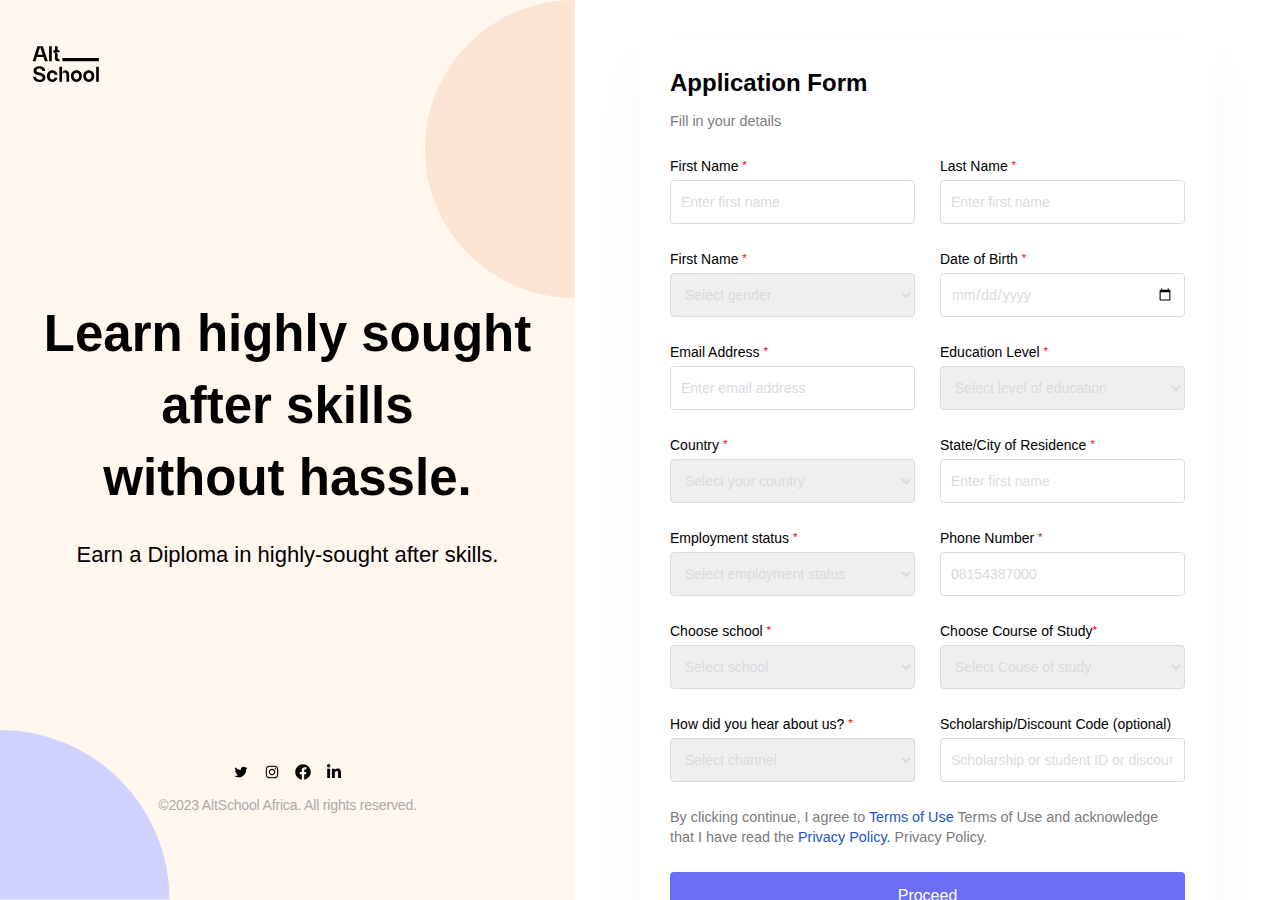
<file: assignmentone.html>
<!DOCTYPE html>
<html lang="en">
  <head>
    <meta charset="UTF-8" />
    <meta name="viewport" content="width=device-width, initial-scale=1.0" />
    <title>Assignment Three</title>
    <link rel="stylesheet" href="styles/assingmentone.css" />
  </head>
  <body>
    <main>
      <div class="main-container">
        <div class="left-wrapper">
          <a class="logo" href="assignmentone.html">
            <img src="assets/assignmentone/logo.svg" alt="" />
          </a>
          <div class="left-content">
            <h1>
              Learn highly sought <br />
              after skills <br />
              without hassle.
            </h1>
            <p>Earn a Diploma in highly-sought after skills.</p>
          </div>
          <div class="left-wrapper-footer">
            <div class="social">
              <a href="#">
                <img
                  src="assets/assignmentone/twitter.svg"
                  alt="twitter logo"
                />
              </a>
              <a href="#">
                <img
                  src="assets/assignmentone/instagram.svg"
                  alt="twitter logo"
                />
              </a>
              <a href="#">
                <img
                  src="assets/assignmentone/facebook.svg"
                  alt="twitter logo"
                />
              </a>
              <a href="#">
                <img
                  src="assets/assignmentone/linkedin.svg"
                  alt="twitter logo"
                />
              </a>
            </div>
            <p>©2023 AltSchool Africa. All rights reserved.</p>
          </div>
          <div class="right-cirle">
            <svg
              width="150"
              height="298"
              fill="none"
              xmlns="http://www.w3.org/2000/svg"
            >
              <path
                d="M149.5 0C109.85 0 71.824 15.698 43.787 43.641 15.751 71.584 0 109.483 0 149c0 39.517 15.75 77.416 43.788 105.359C71.823 282.302 109.85 298 149.5 298V0Z"
                fill="#FBE4D1"
              ></path>
            </svg>
          </div>
          <div class="left-cirle">
            <svg
              class="style_leftEllipseImg__XT7Xg"
              width="170"
              height="170"
              fill="none"
              xmlns="http://www.w3.org/2000/svg"
            >
              <path
                fill-rule="evenodd"
                clip-rule="evenodd"
                d="M119.855 49.645A169.502 169.502 0 0 1 169.5 169.5H0V0a169.502 169.502 0 0 1 119.855 49.645Z"
                fill="#CFD1FF"
              ></path>
            </svg>
          </div>
        </div>
        <div class="right-wrapper">
          <div class="form-wrapper">
            <a class="logo" href="assignmentone.html">
              <img src="assets/assignmentone/logo.svg" alt="" />
            </a>

            <h2>Application Form</h2>
            <p>Fill in your details</p>

            <form>
              <div class="form-control">
                <label for="first_name">First Name <sup>*</sup></label>
                <input type="text" placeholder="Enter first name" />
              </div>
              <div class="form-control">
                <label for="lasst_name">Last Name <sup>*</sup></label>
                <input type="text" placeholder="Enter first name" />
              </div>
              <div class="form-control">
                <label for="first_name">First Name <sup>*</sup></label>
                <select>
                  <option selected disabled value="">Select gender</option>
                </select>
              </div>
              <div class="form-control">
                <label for="dob">Date of Birth <sup>*</sup></label>
                <input id="bob" type="date" placeholder="Enter first name" />
              </div>
              <div class="form-control">
                <label for="email">Email Address <sup>*</sup></label>
                <input
                  id="email"
                  type="email"
                  placeholder="Enter email address"
                />
              </div>
              <div class="form-control">
                <label for="education">Education Level <sup>*</sup></label>
                <select>
                  <option disabled selected value="">
                    Select level of education
                  </option>
                </select>
              </div>
              <div class="form-control">
                <label for="education">Country <sup>*</sup></label>
                <select>
                  <option selected disabled value="Select gender">
                    Select your country
                  </option>
                </select>
              </div>
              <div class="form-control">
                <label for="city">State/City of Residence <sup>*</sup></label>
                <input type="text" placeholder="Enter first name" />
              </div>
              <div class="form-control">
                <label for="employment">Employment status <sup>*</sup></label>
                <select>
                  <option disabled selected value="">
                    Select employment status
                  </option>
                </select>
              </div>
              <div class="form-control">
                <label for="email">Phone Number <sup>*</sup></label>
                <input id="email" type="email" placeholder="08154387000" />
              </div>
              <div class="form-control">
                <label for="education">Choose school <sup>*</sup></label>
                <select>
                  <option disabled selected value="">Select school</option>
                </select>
              </div>
              <div class="form-control">
                <label for="education"
                  >Choose Course of Study<sup>*</sup></label
                >
                <select>
                  <option value="Course">Select Couse of study</option>
                </select>
              </div>
              <div class="form-control">
                <label for="about-us"
                  >How did you hear about us? <sup>*</sup></label
                >
                <select id="about-us">
                  <option value="" disabled selected>Select channel</option>
                </select>
              </div>
              <div class="form-control">
                <label for="discount-code"
                  >Scholarship/Discount Code (optional)</label
                >
                <input
                  id="discount-code"
                  type="text"
                  placeholder="Scholarship or student ID or discount code"
                />
              </div>
              <div class="proceed-btn-wrapper">
                <p>
                  By clicking continue, I agree to
                  <span> Terms of Use </span> Terms of Use and acknowledge that
                  I have read the <span> Privacy Policy. </span> Privacy Policy.
                </p>
                <button class="proceed-btn" type="submit">Proceed</button>
                <p>Already have an account? <a href="#"> Sign In </a></p>
              </div>
            </form>
          </div>
        </div>
      </div>
    </main>
  </body>
</html>
</file>
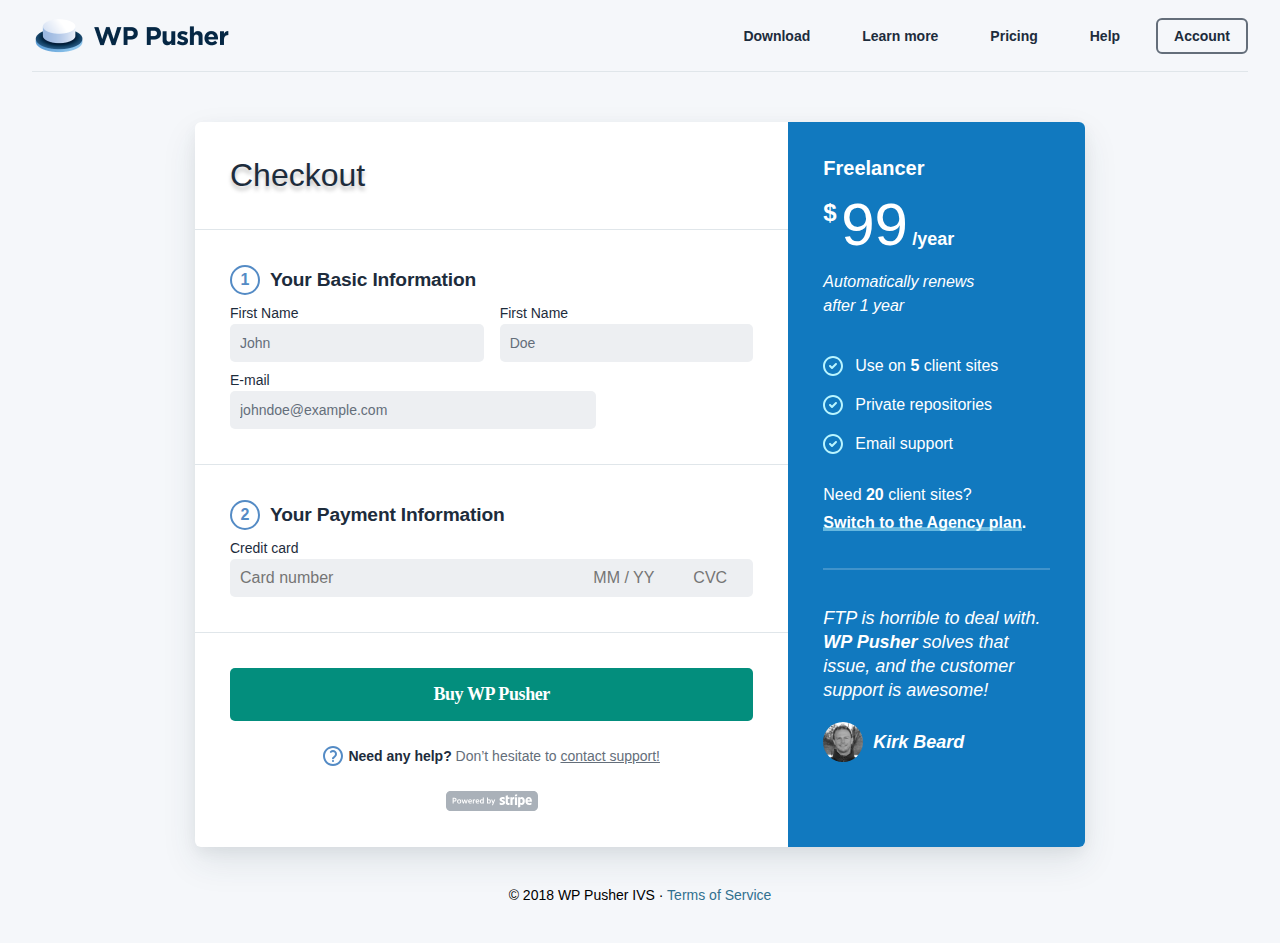
<file: assignmentthree.html>
<!DOCTYPE html>
<html lang="en">
  <head>
    <meta charset="UTF-8" />
    <meta name="viewport" content="width=device-width, initial-scale=1.0" />
    <title>Assignment Three</title>
    <link rel="stylesheet" href="styles/assingmentthree.css" />
    <link href="https://fonts.cdnfonts.com/css/lato" rel="stylesheet" />
  </head>
  <body>
    <header>
      <div class="header-wrapper">
        <a href="assignmentthree.html">
          <img src="assets/assignmentthree/logo.png" alt="logo" />
        </a>
        <nav class="navbar">
          <ul class="nav-list">
            <li class="nav-item"><a href="#">Download </a></li>
            <li class="nav-item"><a href="#">Learn more</a></li>
            <li class="nav-item"><a href="#">Pricing</a></li>
            <li class="nav-item"><a href="#">Help </a></li>
            <li class="nav-item"><a href="#">Account</a></li>
          </ul>
        </nav>
      </div>
    </header>
    <main>
      <div class="main-container">
        <div class="left-wrapper">
          <div class="left-header">
            <h2>Checkout</h2>
          </div>
          <div>
            <form action="">
              <div class="basic-information">
                <div class="form-header">
                  <div>1</div>
                  <h3>Your Basic Information</h3>
                </div>
                <div class="form-row">
                  <div class="form-control">
                    <label for="first_name">First Name</label>
                    <input
                      placeholder="John"
                      type="text"
                      name="first_name"
                      id="first_name"
                    />
                  </div>
                  <div class="form-control">
                    <label for="first_name">First Name</label>
                    <input
                      placeholder="Doe"
                      type="text"
                      name="last_name"
                      id="last_name"
                    />
                  </div>
                </div>
                <div class="form-control">
                  <label for="email">E-mail</label>
                  <input
                    placeholder="johndoe@example.com"
                    type="email"
                    name="email"
                    id="email"
                  />
                </div>
              </div>
              <div class="payment-information">
                <div class="form-header">
                  <div>2</div>
                  <h3>Your Payment Information</h3>
                </div>

                <label for="card-number">Credit card</label>
                <div class="payment-form-row">
                  <input
                    placeholder="Card number"
                    type="number"
                    name="card-number"
                    id="card-number"
                  />

                  <input placeholder="MM / YY" type="number" name="exp" />

                  <input placeholder="CVC" type="number" name="cvv" />
                </div>
              </div>
              <div class="form-footer">
                <button>Buy WP Pusher</button>
                <div class="form-footer-wrapper">
                  <div>
                    <svg
                      xmlns="http://www.w3.org/2000/svg"
                      width="20"
                      height="20"
                      viewBox="0 0 20 20"
                      fill="none"
                    >
                      <path
                        fill-rule="evenodd"
                        clip-rule="evenodd"
                        d="M0 10C0 15.5228 4.47715 20 10 20C15.5228 20 20 15.5228 20 10C20 4.47715 15.5228 0 10 0C4.47715 0 0 4.47715 0 10ZM18 10C18 14.4183 14.4183 18 10 18C5.58172 18 2 14.4183 2 10C2 5.58172 5.58172 2 10 2C14.4183 2 18 5.58172 18 10ZM11.4142 6.58579C12.1953 7.36683 12.1953 8.63317 11.4142 9.41421L9.29333 11.5325C8.90257 11.9227 8.90217 12.5559 9.29245 12.9467C9.68273 13.3374 10.3159 13.3378 10.7067 12.9475L12.828 10.8289C14.3905 9.26633 14.3905 6.73367 12.8284 5.17157C11.2663 3.60948 8.73367 3.60948 7.17157 5.17157C6.78105 5.5621 6.78105 6.19526 7.17157 6.58579C7.5621 6.97631 8.19526 6.97631 8.58579 6.58579C9.36683 5.80474 10.6332 5.80474 11.4142 6.58579ZM10 16C10.5523 16 11 15.5523 11 15C11 14.4477 10.5523 14 10 14C9.44771 14 9 14.4477 9 15C9 15.5523 9.44771 16 10 16Z"
                        fill="#548BC5"
                      />
                    </svg>
                    <p>
                      <span> Need any help? </span> Don’t hesitate to
                      <a href="#"> contact support! </a>
                    </p>
                  </div>
                  <svg
                    xmlns="http://www.w3.org/2000/svg"
                    width="92"
                    height="21"
                    viewBox="0 0 92 21"
                    fill="none"
                  >
                    <path
                      opacity="0.502"
                      fill-rule="evenodd"
                      clip-rule="evenodd"
                      d="M87.3613 20.1008H4.63866C2.07657 20.1008 0 18.0243 0 15.4622V4.63866C0 2.07657 2.07657 0 4.63866 0H87.3613C89.9234 0 92 2.07657 92 4.63866V15.4622C92 18.0243 89.9234 20.1008 87.3613 20.1008ZM8.60316 6.87449H6.62632V12.4726H7.6677V10.4625H8.60316C9.74272 10.4625 10.556 9.73035 10.556 8.67274C10.556 7.61513 9.74272 6.87449 8.60316 6.87449ZM13.1761 8.30706C11.9476 8.30706 11.0771 9.18531 11.0771 10.4385C11.0771 11.6832 11.9476 12.57 13.1761 12.57C14.4046 12.57 15.2674 11.6832 15.2674 10.4385C15.2674 9.18531 14.4046 8.30706 13.1761 8.30706ZM20.8245 8.40447L20.0027 11.1707L19.1808 8.40447H18.2376L17.4158 11.1707L16.594 8.40447H15.5526L16.952 12.4726H17.8874L18.7092 9.70639L19.5396 12.4726H20.475L21.8658 8.40447H20.8245ZM24.1612 8.30706C22.9977 8.30706 22.1519 9.17758 22.1519 10.4061C22.1519 11.6747 23.0139 12.57 24.2424 12.57C24.6977 12.57 25.1616 12.4641 25.6255 12.253V11.3817C25.2026 11.626 24.7874 11.7644 24.4132 11.7644C23.7298 11.7644 23.242 11.3415 23.1763 10.723H25.9347C25.951 10.5846 25.951 10.4548 25.951 10.3403C25.951 9.14511 25.2266 8.30706 24.1612 8.30706ZM29.1648 8.34726C29.0511 8.31479 28.9375 8.30706 28.8231 8.30706C28.4736 8.30706 28.1157 8.48565 27.8227 8.81113V8.40447H26.7813V12.4726H27.8227V9.75509C28.0909 9.41338 28.4574 9.22629 28.7991 9.22629C28.9212 9.22629 29.0511 9.24252 29.1648 9.27499V8.34726ZM31.549 8.30706C30.3855 8.30706 29.5397 9.17758 29.5397 10.4061C29.5397 11.6747 30.4025 12.57 31.631 12.57C32.0864 12.57 32.5502 12.4641 33.0141 12.253V11.3817C32.5904 11.626 32.176 11.7644 31.8011 11.7644C31.1184 11.7644 30.6298 11.3415 30.5649 10.723H33.3226C33.3388 10.5846 33.3388 10.4548 33.3388 10.3403C33.3388 9.14511 32.6152 8.30706 31.549 8.30706ZM37.8143 6.62245H36.7644V8.68124C36.4475 8.43694 36.0895 8.30706 35.7316 8.30706C34.6492 8.30706 33.8931 9.18531 33.8931 10.4385C33.8931 11.691 34.6492 12.57 35.7316 12.57C36.0895 12.57 36.4475 12.4401 36.7644 12.1873V12.4726H37.8143V6.62245ZM43.0545 8.30706C42.705 8.30706 42.3471 8.43694 42.0216 8.68124V6.62245H40.9802V12.4726H42.0216V12.1873C42.3471 12.4401 42.705 12.57 43.0545 12.57C44.1445 12.57 44.8929 11.691 44.8929 10.4385C44.8929 9.18531 44.1445 8.30706 43.0545 8.30706ZM48.1724 8.40447L47.1883 11.0732L46.2118 8.40447H45.1457L46.6997 12.3257L45.9188 14.2538H46.9277L49.2386 8.40447H48.1724ZM56.5212 7.95375C57.1884 7.95375 58.0365 8.15785 58.7045 8.51889V6.45082C57.977 6.16091 57.2503 6.04958 56.5228 6.04958C54.7423 6.04958 53.5556 6.97963 53.5556 8.53358C53.5556 10.9635 56.8923 10.5692 56.8923 11.6167C56.8923 12.0226 56.5398 12.1541 56.0504 12.1541C55.3229 12.1541 54.3844 11.8533 53.6476 11.4528V13.5487C54.464 13.8997 55.2912 14.0466 56.0481 14.0466C57.8734 14.0466 59.1313 13.1452 59.1313 11.5649C59.1313 8.94719 55.7752 9.41724 55.7752 8.42921C55.7752 8.08672 56.0612 7.95375 56.5212 7.95375ZM63.5341 6.1957H61.8673L61.8657 4.28921L59.7227 4.74534L59.7126 11.7876C59.7126 13.0872 60.6906 14.0466 61.9933 14.0466C62.7108 14.0466 63.2411 13.9167 63.5333 13.7559V11.9693C63.2527 12.0814 61.8673 12.4842 61.8673 11.1908V8.0674H63.5341V6.1957ZM68.2462 6.19647C67.954 6.09133 66.9281 5.8996 66.4139 6.84434L66.2763 6.1957H64.3783V13.8897H66.5724V8.67351C67.0912 7.9924 67.9671 8.12383 68.2462 8.21429V6.19647ZM71.1253 3.27025L68.9219 3.73876V5.52696L71.1253 5.05845V3.27025ZM71.1253 6.1957H68.9219V13.8897H71.1253V6.1957ZM75.8613 6.04958C75.0009 6.04958 74.445 6.45469 74.142 6.73765L74.0275 6.1957H72.0948L72.0955 16.4425L74.2904 15.9755L74.295 13.4915C74.6105 13.7227 75.0797 14.0466 75.8482 14.0466C77.4184 14.0466 78.8548 12.7834 78.8548 9.99398C78.8548 7.43808 77.4029 6.04958 75.8613 6.04958ZM82.7606 6.04958C80.6724 6.04958 79.4014 7.82464 79.4014 10.0605C79.4014 12.7076 80.8997 14.0466 83.0381 14.0466C84.0872 14.0466 84.875 13.8085 85.4711 13.4776V11.7095C84.8727 12.011 84.1862 12.195 83.3149 12.195C82.4591 12.195 81.7053 11.892 81.6071 10.863H85.9048C85.9149 10.7447 85.9342 10.2847 85.9342 10.0721C85.9342 7.82386 84.8456 6.04958 82.7606 6.04958ZM82.7467 7.83933C83.2855 7.83933 83.8576 8.25449 83.8576 9.24252H81.5878C81.5878 8.25371 82.1977 7.83933 82.7467 7.83933ZM75.3364 12.1077C74.8215 12.1077 74.5146 11.9221 74.3012 11.691L74.2881 8.42921C74.5169 8.17795 74.8331 7.99395 75.3364 7.99395C76.1397 7.99395 76.6924 8.89385 76.6924 10.0419C76.6924 11.224 76.1482 12.1077 75.3364 12.1077ZM42.8349 11.6747C42.5504 11.6747 42.2651 11.5526 42.0216 11.309V9.568C42.2651 9.3237 42.5504 9.20155 42.8349 9.20155C43.4209 9.20155 43.8276 9.70639 43.8276 10.4385C43.8276 11.1707 43.4209 11.6747 42.8349 11.6747ZM35.9596 11.6747C35.3651 11.6747 34.9585 11.1707 34.9585 10.4385C34.9585 9.70639 35.3651 9.20155 35.9596 9.20155C36.2441 9.20155 36.5286 9.3237 36.7644 9.568V11.309C36.5286 11.5526 36.2441 11.6747 35.9596 11.6747ZM31.5088 9.11187C31.9719 9.11187 32.3059 9.49456 32.3384 10.0481H30.5649C30.6136 9.48682 31.004 9.11187 31.5088 9.11187ZM24.1202 9.11187C24.5841 9.11187 24.9181 9.49456 24.9506 10.0481H23.1763C23.2257 9.48682 23.6162 9.11187 24.1202 9.11187ZM13.1761 11.6995C12.5661 11.6995 12.1432 11.1869 12.1432 10.4385C12.1432 9.69015 12.5661 9.17758 13.1761 9.17758C13.7784 9.17758 14.2012 9.69015 14.2012 10.4385C14.2012 11.1869 13.7784 11.6995 13.1761 11.6995ZM8.45704 9.61671H7.6677V7.72104H8.45704C9.05929 7.72104 9.48218 8.10373 9.48218 8.67274C9.48218 9.23402 9.05929 9.61671 8.45704 9.61671Z"
                      fill="#566473"
                    />
                  </svg>
                </div>
              </div>
            </form>
          </div>
        </div>
        <div class="right-wrapper">
          <h3>Freelancer</h3>
          <div class="pricing">
            <sup>$</sup>
            <span>99</span>
            <sub>/year</sub>
            <p>
              <i
                >Automatically renews <br />
                after 1 year</i
              >
            </p>
          </div>
          <div class="pricing-benefit">
            <ul>
              <li>
                <svg
                  xmlns="http://www.w3.org/2000/svg"
                  width="20"
                  height="20"
                  viewBox="0 0 20 20"
                  fill="none"
                >
                  <path
                    fill-rule="evenodd"
                    clip-rule="evenodd"
                    d="M10 20C4.47715 20 0 15.5228 0 10C0 4.47715 4.47715 0 10 0C15.5228 0 20 4.47715 20 10C20 15.5228 15.5228 20 10 20ZM10 18C14.4183 18 18 14.4183 18 10C18 5.58172 14.4183 2 10 2C5.58172 2 2 5.58172 2 10C2 14.4183 5.58172 18 10 18ZM6.29289 9.29289C6.68342 8.90237 7.31658 8.90237 7.70711 9.29289L9 10.5858L12.2929 7.29289C12.6834 6.90237 13.3166 6.90237 13.7071 7.29289C14.0976 7.68342 14.0976 8.31658 13.7071 8.70711L9.70711 12.7071C9.31658 13.0976 8.68342 13.0976 8.29289 12.7071L6.29289 10.7071C5.90237 10.3166 5.90237 9.68342 6.29289 9.29289Z"
                    fill="#B9F5FF"
                  />
                </svg>
                <p>
                  Use on <span> 5 </span>
                  client sites
                </p>
              </li>
              <li>
                <svg
                  xmlns="http://www.w3.org/2000/svg"
                  width="20"
                  height="20"
                  viewBox="0 0 20 20"
                  fill="none"
                >
                  <path
                    fill-rule="evenodd"
                    clip-rule="evenodd"
                    d="M10 20C4.47715 20 0 15.5228 0 10C0 4.47715 4.47715 0 10 0C15.5228 0 20 4.47715 20 10C20 15.5228 15.5228 20 10 20ZM10 18C14.4183 18 18 14.4183 18 10C18 5.58172 14.4183 2 10 2C5.58172 2 2 5.58172 2 10C2 14.4183 5.58172 18 10 18ZM6.29289 9.29289C6.68342 8.90237 7.31658 8.90237 7.70711 9.29289L9 10.5858L12.2929 7.29289C12.6834 6.90237 13.3166 6.90237 13.7071 7.29289C14.0976 7.68342 14.0976 8.31658 13.7071 8.70711L9.70711 12.7071C9.31658 13.0976 8.68342 13.0976 8.29289 12.7071L6.29289 10.7071C5.90237 10.3166 5.90237 9.68342 6.29289 9.29289Z"
                    fill="#B9F5FF"
                  />
                </svg>
                Private repositories
              </li>
              <li>
                <svg
                  xmlns="http://www.w3.org/2000/svg"
                  width="20"
                  height="20"
                  viewBox="0 0 20 20"
                  fill="none"
                >
                  <path
                    fill-rule="evenodd"
                    clip-rule="evenodd"
                    d="M10 20C4.47715 20 0 15.5228 0 10C0 4.47715 4.47715 0 10 0C15.5228 0 20 4.47715 20 10C20 15.5228 15.5228 20 10 20ZM10 18C14.4183 18 18 14.4183 18 10C18 5.58172 14.4183 2 10 2C5.58172 2 2 5.58172 2 10C2 14.4183 5.58172 18 10 18ZM6.29289 9.29289C6.68342 8.90237 7.31658 8.90237 7.70711 9.29289L9 10.5858L12.2929 7.29289C12.6834 6.90237 13.3166 6.90237 13.7071 7.29289C14.0976 7.68342 14.0976 8.31658 13.7071 8.70711L9.70711 12.7071C9.31658 13.0976 8.68342 13.0976 8.29289 12.7071L6.29289 10.7071C5.90237 10.3166 5.90237 9.68342 6.29289 9.29289Z"
                    fill="#B9F5FF"
                  />
                </svg>
                Email support
              </li>
            </ul>
            <div>
              <p>Need <span> 20 </span>client sites?</p>
              <div>
                <a href="#"
                  >Switch to the Agency plan.

                  <span class="underline"></span>
                </a>
              </div>
            </div>
          </div>
          <div class="testimony">
            <p>
              FTP is horrible to deal with. <span>WP Pusher</span> solves that
              issue, and the customer support is awesome!
            </p>
            <div class="user">
              <img src="assets/assignmentthree/Bitmap.png" alt="avatar" />
              <p>Kirk Beard</p>
            </div>
          </div>
        </div>
      </div>
    </main>
    <footer class="footer">
      <p>© 2018 WP Pusher IVS · <span> Terms of Service </span></p>
    </footer>
  </body>
</html>
</file>
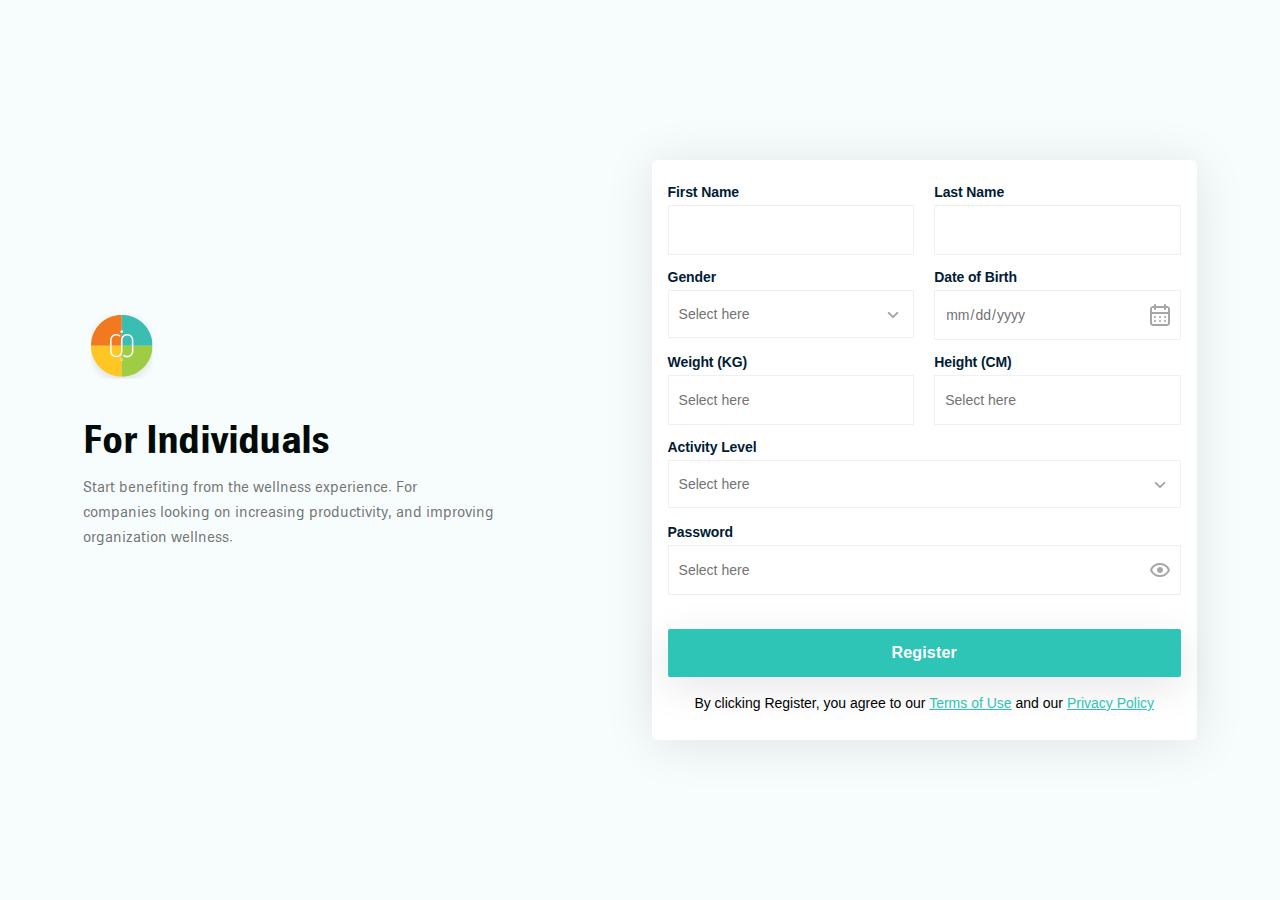
<file: assignmenttwo.html>
<!DOCTYPE html>
<html lang="en">
  <head>
    <meta charset="UTF-8" />
    <meta name="viewport" content="width=device-width, initial-scale=1.0" />
    <title>Assignment Two</title>
    <link rel="stylesheet" href="styles/assingmenttwo.css" />
    <link href="https://fonts.cdnfonts.com/css/sofia-pro" rel="stylesheet" />
  </head>
  <body>
    <main>
      <div class="container">
        <div class="left-wrapper">
          <a class="logo" href="assignmenttwo.html">
            <img src="assets/assignmenttwo/Logo.svg" alt="Logo" />
          </a>
          <h1>For Individuals</h1>
          <p class="lg-view">
            Start benefiting from the wellness experience. For <br />
            companies looking on increasing productivity, and improving
            organization wellness.
          </p>
          <p class="mb-view">
            Inspiring wholesome harmony for the mind, body and spirit, for
            everyone, everywhere.
          </p>
        </div>
        <div class="right-wrapper">
          <form class="form">
            <div class="form-control">
              <label for="first_name">First Name</label>
              <div class="input-control">
                <input type="text" id="first_name" class="input first_name" />
              </div>
            </div>
            <div class="form-control">
              <label for="last_name">Last Name</label>
              <div class="input-control">
                <input type="text" id="last_name" class="input last_name" />
              </div>
            </div>
            <div class="form-control">
              <label for="gender">Gender</label>
              <div class="input-control">
                <select class="gender" name="gender" id="gender">
                  <option selected value="" disabled>Select here</option>
                  <option value="Male">Male</option>
                  <option value="Female">Female</option>
                  <option value="Others">Others</option>
                </select>
                <button class="input-icon" type="button">
                  <img src="assets/assignmenttwo/accordion-down.svg" alt="" />
                </button>
              </div>
            </div>
            <div class="form-control">
              <label class="" for="date_of_birth">Date of Birth</label>
              <div class="input-control">
                <input
                  type="date"
                  id="date_of_birth"
                  class="input date_of_birth"
                  placeholder="Select here"
                />
                <button class="input-icon" type="button">
                  <img src="assets/assignmenttwo/calendar.svg" alt="" />
                </button>
              </div>
            </div>
            <div class="form-control">
              <label for="weight">Weight (KG)</label>
              <div class="input-control">
                <input
                  type="number"
                  id="weight"
                  class="input weight"
                  placeholder="Select here"
                />
              </div>
            </div>
            <div class="form-control">
              <label for="height">Height (CM)</label>
              <div class="input-control">
                <input
                  type="number"
                  id="height"
                  class="input height"
                  placeholder="Select here"
                />
              </div>
            </div>
            <div class="form-control">
              <label for="activity">Activity Level</label>
              <div class="input-control">
                <select class="activity" name="activity" id="activity">
                  <option selected value="Select here">Select here</option>
                </select>
                <button type="button" class="input-icon">
                  <img src="assets/assignmenttwo/accordion-down.svg" alt="" />
                </button>
              </div>
            </div>
            <div class="form-control">
              <label for="password">Password</label>
              <div class="input-control">
                <input
                  type="password"
                  id="password"
                  class="input password"
                  placeholder="Select here"
                />
                <button type="button" class="input-icon">
                  <img src="assets/assignmenttwo/eye-show.svg" alt="" />
                </button>
              </div>
            </div>
            <div class="form-control">
              <button class="button" type="submit">Register</button>
            </div>
          </form>
          <footer class="desktop-footer">
            <p>
              By clicking Register, you agree to our
              <a href="#">Terms of Use</a> and our
              <a href="#">Privacy Policy</a>
            </p>
          </footer>
        </div>
      </div>
    </main>
    <footer class="footer">
      <p>
        By clicking Register, you agree to our <a href="#">Terms of Use</a> and
        our <a href="#">Privacy Policy</a>
      </p>
    </footer>
  </body>
</html>
</file>
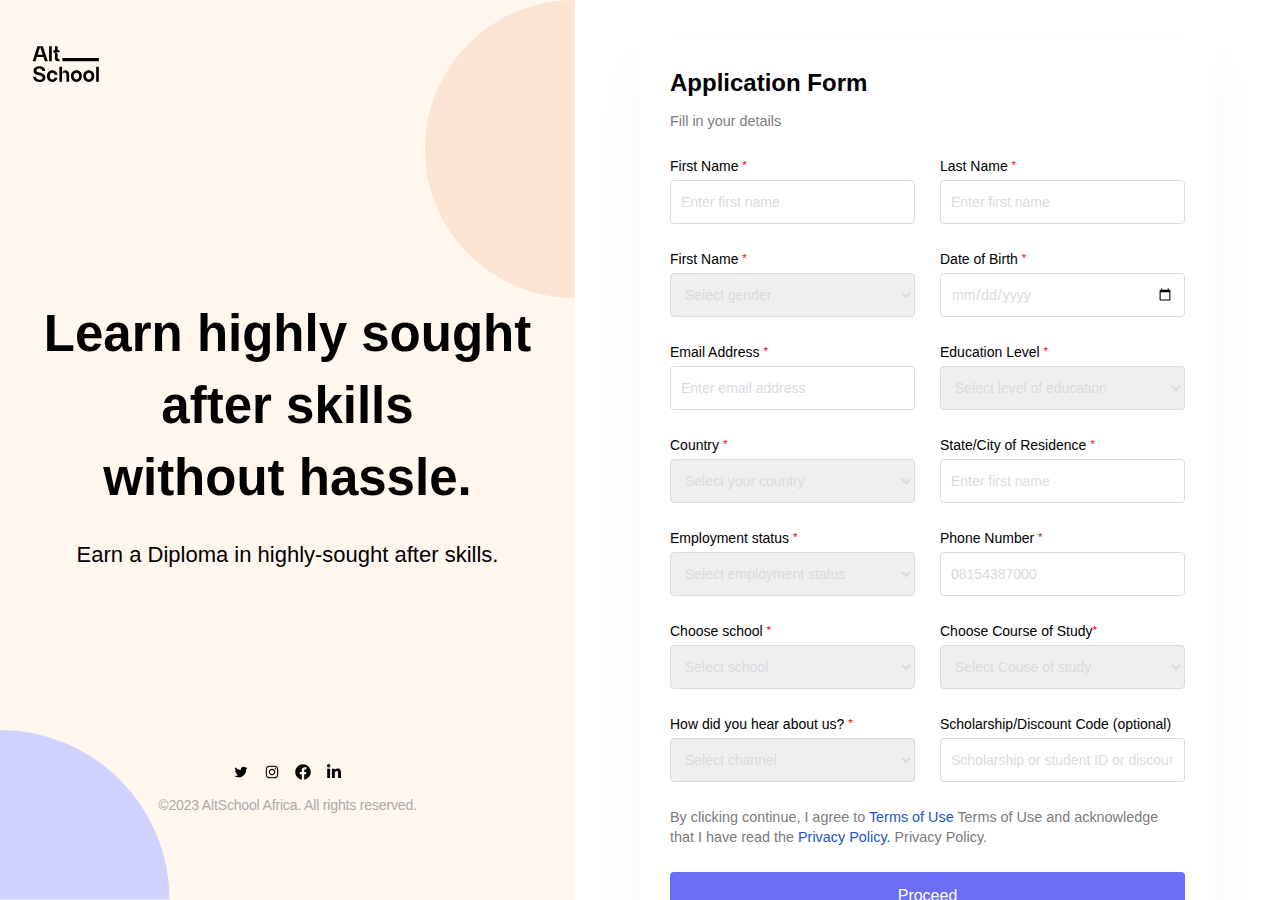
<file: register.html>
<!DOCTYPE html>
<html lang="en">
  <head>
    <meta charset="UTF-8" />
    <meta name="viewport" content="width=device-width, initial-scale=1.0" />
    <title>Assignment One</title>
    <link rel="stylesheet" href="styles/app.css" />
  </head>
  <body>
    <main>
      <div class="main-container">
        <div class="left-wrapper">
          <a class="logo" href="index.html">
            <img src="assets/logo.svg" alt="" />
          </a>
          <div class="left-content">
            <h1>
              Learn highly sought <br />
              after skills <br />
              without hassle.
            </h1>
            <p>Earn a Diploma in highly-sought after skills.</p>
          </div>
          <div class="left-wrapper-footer">
            <div class="social">
              <a href="#">
                <img src="assets/twitter.svg" alt="twitter logo" />
              </a>
              <a href="#">
                <img src="assets/instagram.svg" alt="twitter logo" />
              </a>
              <a href="#">
                <img src="assets/facebook.svg" alt="twitter logo" />
              </a>
              <a href="#">
                <img src="assets/linkedin.svg" alt="twitter logo" />
              </a>
            </div>
            <p>©2023 AltSchool Africa. All rights reserved.</p>
          </div>
          <div class="right-cirle">
            <svg
              width="150"
              height="298"
              fill="none"
              xmlns="http://www.w3.org/2000/svg"
            >
              <path
                d="M149.5 0C109.85 0 71.824 15.698 43.787 43.641 15.751 71.584 0 109.483 0 149c0 39.517 15.75 77.416 43.788 105.359C71.823 282.302 109.85 298 149.5 298V0Z"
                fill="#FBE4D1"
              ></path>
            </svg>
          </div>
          <div class="left-cirle">
            <svg
              class="style_leftEllipseImg__XT7Xg"
              width="170"
              height="170"
              fill="none"
              xmlns="http://www.w3.org/2000/svg"
            >
              <path
                fill-rule="evenodd"
                clip-rule="evenodd"
                d="M119.855 49.645A169.502 169.502 0 0 1 169.5 169.5H0V0a169.502 169.502 0 0 1 119.855 49.645Z"
                fill="#CFD1FF"
              ></path>
            </svg>
          </div>
        </div>
        <div class="right-wrapper">
          <div class="form-wrapper">
            <a class="logo" href="index.html">
              <img src="assets/logo.svg" alt="" />
            </a>

            <h2>Application Form</h2>
            <p>Fill in your details</p>

            <form>
              <div class="form-control">
                <label for="first_name">First Name <sup>*</sup></label>
                <input type="text" placeholder="Enter first name" />
              </div>
              <div class="form-control">
                <label for="lasst_name">Last Name <sup>*</sup></label>
                <input type="text" placeholder="Enter first name" />
              </div>
              <div class="form-control">
                <label for="first_name">First Name <sup>*</sup></label>
                <select>
                  <option selected disabled value="">Select gender</option>
                </select>
              </div>
              <div class="form-control">
                <label for="dob">Date of Birth <sup>*</sup></label>
                <input id="bob" type="date" placeholder="Enter first name" />
              </div>
              <div class="form-control">
                <label for="email">Email Address <sup>*</sup></label>
                <input
                  id="email"
                  type="email"
                  placeholder="Enter email address"
                />
              </div>
              <div class="form-control">
                <label for="education">Education Level <sup>*</sup></label>
                <select>
                  <option disabled selected value="">
                    Select level of education
                  </option>
                </select>
              </div>
              <div class="form-control">
                <label for="education">Country <sup>*</sup></label>
                <select>
                  <option selected disabled value="Select gender">
                    Select your country
                  </option>
                </select>
              </div>
              <div class="form-control">
                <label for="city">State/City of Residence <sup>*</sup></label>
                <input type="text" placeholder="Enter first name" />
              </div>
              <div class="form-control">
                <label for="employment">Employment status <sup>*</sup></label>
                <select>
                  <option disabled selected value="">
                    Select employment status
                  </option>
                </select>
              </div>
              <div class="form-control">
                <label for="email">Phone Number <sup>*</sup></label>
                <input id="email" type="email" placeholder="08154387000" />
              </div>
              <div class="form-control">
                <label for="education">Choose school <sup>*</sup></label>
                <select>
                  <option disabled selected value="">Select school</option>
                </select>
              </div>
              <div class="form-control">
                <label for="education"
                  >Choose Course of Study<sup>*</sup></label
                >
                <select>
                  <option value="Course">Select Couse of study</option>
                </select>
              </div>
              <div class="form-control">
                <label for="about-us"
                  >How did you hear about us? <sup>*</sup></label
                >
                <select id="about-us">
                  <option value="" disabled selected>Select channel</option>
                </select>
              </div>
              <div class="form-control">
                <label for="discount-code"
                  >Scholarship/Discount Code (optional)</label
                >
                <input
                  id="discount-code"
                  type="text"
                  placeholder="Scholarship or student ID or discount code"
                />
              </div>
              <div class="proceed-btn-wrapper">
                <p>
                  By clicking continue, I agree to
                  <span> Terms of Use </span> Terms of Use and acknowledge that
                  I have read the <span> Privacy Policy. </span> Privacy Policy.
                </p>
                <button class="proceed-btn" type="submit">Proceed</button>
                <p>Already have an account? <a href="#"> Sign In </a></p>
              </div>
            </form>
          </div>
        </div>
      </div>
    </main>
  </body>
</html>
</file>
<file: styles/assingmentone.css>
*,
*::before,
*::after {
  box-sizing: border-box;
}

* {
  margin: 0;
}

body {
  line-height: 1.5;
  -webkit-font-smoothing: antialiased;
}

header,
main {
  max-width: 1440px;
  margin: 0 auto;
}

img,
picture,
video,
canvas,
svg {
  display: block;
  max-width: 100%;
}

input,
button,
textarea,
select {
  font: inherit;
}

p,
h1,
h2,
h3,
h4,
h5,
h6 {
  overflow-wrap: break-word;
}

.main-container {
  display: flex;
}

.left-wrapper {
  display: none;
}

.right-wrapper {
  padding: 30px;
}

.form-wrapper {
  width: 100%;
  box-shadow: rgba(0, 0, 0, 0.03) 0px 30px 60px;
  background: rgb(255, 255, 255);
  border-radius: 4px;
  font-family: sans-serif;
  padding: 30px 30px 15px;

  & .logo {
    display: flex;
    justify-content: center;
    padding-bottom: 20px;
  }

  & h2 {
    font-size: 24px;
    margin-bottom: 10px;
  }

  & p {
    margin-bottom: 25px;
    font-size: 0.9rem;
    font-weight: 300;
    color: rgb(123, 123, 123);
    line-height: 20px;

    & span {
      color: #2054d2;
    }
  }
}

form {
  display: grid;
  grid-template-columns: 1fr;
  gap: 25px;

  & p:last-child {
    text-align: center;
  }

  & .proceed-btn {
    width: 100%;
    border: none;
    background: rgb(106, 111, 245);
    color: rgb(255, 255, 255);
    font-family: sans-serif;
    border: none;
    border-radius: 4px;
    -webkit-box-align: center;
    padding: 12px 0;
    margin-bottom: 25px;
  }
}
.form-control {
  & label {
    display: block;
    font-size: 0.875rem;
    margin-bottom: 3px;

    & sup {
      color: red;
      vertical-align: 2px;
    }
  }

  & input,
  & select {
    width: 100%;
    border: 1px solid rgb(216, 219, 223);
    box-shadow: none;
    height: 44px;
    padding: 0 10px;
    border-radius: 4px;
    outline: none;
    font-family: Almarena, sans-serif;
    transition: all 0.3s ease 0s;
    font-size: 14px;
    color: #000000e0;
    color: rgb(216, 219, 223);

    &::placeholder {
      font-size: 14px;
      color: rgb(216, 219, 223);
    }
  }
}

@media screen and (min-width: 766px) {
  form {
    grid-template-columns: repeat(2, 1fr);
    gap: 25px;

    .proceed-btn-wrapper {
      grid-column: span 2;
    }
  }
}

@media screen and (min-width: 1020px) {
  form {
    grid-template-columns: repeat(2, 1fr);
    gap: 25px;

    .proceed-btn-wrapper {
      grid-column: span 2;
    }
  }

  .left-wrapper {
    font-family: AlmarenaDisplayBold, sans-serif;
    background: #fff6ee;
    display: flex;
    justify-content: space-between;
    flex: 1;
    flex-direction: column;

    height: 100vh;
    position: relative;

    & .logo {
      display: block;
      padding: 25px 0 0 25px;
    }

    & .left-content {
      text-align: center;
      z-index: 100;
      & h1 {
        font-size: 3.1875rem;
        line-height: 72px;
        margin-bottom: 25px;
      }

      & p {
        font-size: 1.375rem;
        line-height: 32px;
        margin-top: 16px;
      }
    }

    & .left-wrapper-footer {
      padding-bottom: 5rem;
      & .social {
        display: flex;
        gap: 15px;
        justify-content: center;
        margin-bottom: 10px;
      }

      & p {
        font-size: 0.875rem;
        font-family: Almarena, sans-serif;
        line-height: 30px;
        letter-spacing: -0.01rem;
        color: #aaa;
        text-align: center;
      }
    }

    & .right-cirle {
      position: absolute;
      right: 0;
      top: 0;
    }

    & .left-cirle {
      position: absolute;
      left: 0;
      bottom: 0;
    }
  }

  .right-wrapper {
    height: 100vh;
    flex: 1;
    padding: 35px 65px;
    overflow-y: auto;
  }
  .form-wrapper {
    .logo {
      display: none;
    }
  }
}
</file>
<file: styles/assingmentthree.css>
*,
*::before,
*::after {
  box-sizing: border-box;
}

* {
  margin: 0;
}

:root {
  --bg-cl: #f5f7fa;
  --cl-primary: #1d2c3c;
  --stroke: #e0e6ea;
}

body {
  line-height: 1.5;
  -webkit-font-smoothing: antialiased;
  background: var(--bg-cl);
  font-family: 'Lato', sans-serif;
}

header,
main {
  max-width: 1440px;
  margin: 0 auto;
}

img,
picture,
video,
canvas,
svg {
  display: block;
  max-width: 100%;
}

input,
button,
textarea,
select {
  font: inherit;
}

p,
h1,
h2,
h3,
h4,
h5,
h6 {
  overflow-wrap: break-word;
}

header {
  max-width: 1440px;
  margin: 0 auto;
}

.header-wrapper {
  display: flex;
  justify-content: space-between;
  align-items: center;
  padding: 16px 0;
  width: 95%;
  margin: 0 auto;
  border-bottom: 1px solid var(--stroke);
}

.nav-list {
  display: flex;
  list-style: none;
  gap: 20px;
}

.nav-item a {
  text-decoration: none;
  color: var(--cl-primary);
  font-size: 0.875rem;
  font-weight: 700;
  line-height: normal;
  letter-spacing: -0.01px;
  padding: 8px 16px;
  white-space: nowrap;
}

.nav-item:nth-child(5) a {
  border: 2px solid #646e7a;
  border-radius: 6px;
}

main {
  max-width: 1440px;
  margin: 0 auto;
  margin-top: 50px;
  padding: 0 20px;
}

.main-container {
  background: #ffffff;
  max-width: 890px;
  margin: 0 auto;
  border-radius: 6px;
  background: #fff;
  box-shadow: 0px 5px 15px 0px rgba(0, 0, 0, 0.05),
    0px 15px 35px 0px rgba(43, 64, 78, 0.1);
  display: grid;
  grid-template-columns: repeat(3, 1fr);
  overflow: hidden;
}

.left-wrapper {
  grid-column: span 2;
}

.left-header {
  padding: 35px;
  border-bottom: 1px solid var(--stroke);

  & h2 {
    color: #1d2c3c;
    text-shadow: 0px 4px 4px rgba(0, 0, 0, 0.25);
    font-weight: 400;
    line-height: normal;
    font-size: 2rem;
  }
}
.basic-information,
.payment-information {
  padding: 35px;
  border-bottom: 1px solid var(--stroke);
}

.form-header {
  display: flex;
  align-items: center;
  gap: 10px;
  margin-bottom: 10px;

  & div {
    width: 30px;
    height: 30px;
    display: grid;
    place-content: center;
    border: 2px solid #548bc5;
    border-radius: 50%;
    color: #548bc5;
    font-weight: 700;
    letter-spacing: -0.142px;
    line-height: normal;
  }

  & h3 {
    color: #1d2c3c;
    font-size: 1.2rem;
    font-weight: 700;
    line-height: normal;
    letter-spacing: -0.16px;
  }
}

form {
  & .form-row {
    display: flex;
    width: 100%;
    gap: 16px;
    margin-bottom: 10px;
  }

  & .payment-form-row {
    display: flex;
    width: 100%;
    gap: 0;
    background: #edeff2;
    border-radius: 5px;

    & input {
      border: none;
      padding: 7px 10px;
      background: transparent;

      & ::placeholder {
        font-size: 14px;
      }

      &:focus {
        outline: none;
      }
    }

    & input[name='card-number'] {
      width: 100%;
    }

    & input[name='cvv'] {
      width: 70px;
    }
    & input[name='exp'] {
      width: 100px;
    }
  }
}

.form-control {
  width: 100%;
  & input {
    width: 100%;
    border: none;
    padding: 7px 10px;
    border-radius: 5px;
    background: #edeff2;

    &::placeholder {
      color: #646e7a;
      font-size: 14px;
    }
  }
  & input[type='email'] {
    max-width: 70%;
  }
}

label {
  display: block;
  color: #1d2c3c;
  font-size: 14px;
  font-weight: 400;
  line-height: normal;
  margin-bottom: 3px;
}

.form-footer {
  padding: 35px;

  & button {
    border: none;
    color: #fff;
    text-align: center;
    font-family: Lato;
    font-size: 18px;
    font-style: normal;
    font-weight: 700;
    line-height: normal;
    letter-spacing: -0.396px;
    border-radius: 5px;
    background: #038e7d;
    width: 100%;
    padding: 16px;
  }

  & .form-footer-wrapper {
    margin-top: 10px;
    display: flex;
    flex-direction: column;
    align-items: center;
    gap: 10px;

    & div {
      margin: 15px 0;
      display: flex;
      text-align: center;
      align-items: center;
      gap: 5px;

      & p {
        color: #646e7a;
        font-size: 14px;
        line-height: normal;
        letter-spacing: -0.01px;

        & a {
          color: #646e7a;
        }

        & span {
          color: #1d2c3c;
          font-weight: 600;
        }
      }
    }
  }
}

.right-wrapper {
  grid-column: span 1;
  background: #1179bf;
  padding: 35px;
  color: #ffffff;

  & h3 {
    font-size: 20px;
    font-weight: 700;
    line-height: normal;
    letter-spacing: -0.01px;
  }

  .pricing {
    & span {
      font-size: 60px;
      font-weight: 300;
    }

    & sup {
      font-size: 24px;
      font-weight: 700;
      line-height: normal;
      letter-spacing: -0.015px;
      vertical-align: 24px;
    }

    & sub {
      font-size: 18px;
      font-weight: 700;
      line-height: normal;
      letter-spacing: -0.015px;
      vertical-align: baseline;
    }

    & p {
      white-space: nowrap;
      font-weight: 400;
      line-height: 24px;
      letter-spacing: -0.008px;
    }
  }

  .pricing-benefit {
    padding: 36px 0;
    border-bottom: 2px solid rgba(255, 255, 255, 0.2005);
    & ul {
      list-style: none;
      padding: 0;
      display: flex;
      flex-direction: column;
      gap: 15px;
      margin-bottom: 30px;

      & li {
        display: flex;
        align-items: center;
        white-space: nowrap;
        gap: 12px;
        color: #fff;
        font-size: 1rem;
        line-height: 24px;
        letter-spacing: -0.008px;

        & span {
          font-weight: 600;
        }
      }
    }

    & div {
      color: #fff;
      font-weight: 400;
      line-height: normal;
      letter-spacing: -0.008px;
      position: relative;

      & p {
        margin-bottom: 10px;
      }

      & span,
      a {
        font-weight: 700;
        color: #ffffff;
        text-decoration: none;
        position: relative;

        & .underline {
          opacity: 0.5036;
          background: #b9f5ff;
          height: 4px;
          display: block;
          /* width: 187px; */
          position: absolute;
          bottom: 0;
          left: 0;
          right: 4px;
        }
      }
    }
  }

  .testimony {
    padding-top: 36px;
    & p {
      font-size: 18px;
      font-weight: 400;
      line-height: 24px;
      letter-spacing: -0.009px;
      font-style: italic;

      & span {
        font-weight: 700;
      }
    }
    .user {
      display: flex;
      align-items: center;
      gap: 10px;
      margin-top: 20px;

      & p {
        font-weight: 700;
        letter-spacing: -0.008px;
      }

      & img {
        border-radius: 50%;
      }
    }
  }
}

.footer {
  text-align: center;
  padding: 40px 0;
}

.footer p {
  font-size: 14px;
  font-weight: 400;
  line-height: normal;
}

.footer p span {
  color: #31708f;
}
</file>
<file: styles/assingmenttwo.css>
@font-face {
  font-family: fontBrownBold;
  src: url('../fonts/assignmenttwo/Brown-Font/Brown\ Bold.ttf');
  font-weight: bold;
}
@font-face {
  font-family: fontBrownLight;
  src: url('../fonts/assignmenttwo/Brown-Font/BrownLight\ Regular.ttf');
  font-weight: lighter;
}
:root {
  --cl-green: #2ec4b6;
  --cl-green40: #f7fdfc;
  --cl-black: #000b0a;
  --font-brown-bold: fontBrownBold, sans-serif;
  --font-brown-light: fontBrownLight, sans-serif;
  --cl-grey: #737373;
  --cl-white: #ffffff;
  --text-headings: #011c34;
  --font-sofia: 'Sofia Pro', sans-serif;
  --stroke: #f0f0f0;
}
*,
*::before,
*::after {
  box-sizing: border-box;
}

* {
  margin: 0;
}

body {
  line-height: 1.5;
  -webkit-font-smoothing: antialiased;
  background: var(--cl-green40);
  scroll-behavior: smooth;
}

header,
main {
  max-width: 1440px;
  margin: 0 auto;
}

img,
picture,
video,
canvas,
svg {
  display: block;
  max-width: 100%;
}

input,
button,
textarea,
select {
  font: inherit;
}

p,
h1,
h2,
h3,
h4,
h5,
h6 {
  overflow-wrap: break-word;
}

.container {
  padding: 30px 24px;
}

.left-wrapper {
  margin-bottom: 40px;

  & .logo {
    width: 40px;
    height: 40px;
    display: block;
    margin-bottom: 25px;

    & img {
      width: 100%;
      height: 100%;
      object-fit: cover;
    }
  }
  & h1 {
    font-family: var(--font-brown-bold);
    color: var(--cl-black);
    font-size: 1.875rem;
    letter-spacing: -0.8px;
    margin-bottom: 10px;
    line-height: normal;
  }

  & p {
    font-family: var(--font-brown-light);
    font-weight: 300;
    color: var(--cl-grey);
    line-height: 25px;
  }

  & .lg-view {
    display: none;
  }
}

.right-wrapper {
  border-radius: 6px;
  background: var(--cl-white);
  box-shadow: 0px 4px 50px 0px rgba(4, 8, 19, 0.1);
  padding: 24px 16px;
  font-family: var(--font-sofia);

  .desktop-footer {
    display: none;
  }

  .form {
    .form-control {
      margin-bottom: 14px;

      & label {
        display: block;
        font-size: 0.875rem;
        color: var(--text-headings);
        letter-spacing: -0.1px;
        font-weight: 600;
        line-height: normal;
        margin-bottom: 5px;
      }

      & .input-control {
        position: relative;
        height: 50px;

        & input {
          width: 100%;
          height: 100%;
          border: 1px solid var(--stroke);
          color: var(--cl-grey);
          padding: 0 10px;
          font-size: 14px;

          &::placeholder {
            color: var(--cl-grey);
            font-size: 14px;
          }

          &:focus {
            border-radius: 2px;
            border: 1px solid var(--cl-green);
            outline: 3px solid var(--cl-green40);
          }
        }

        & select {
          all: unset;
          box-sizing: border-box;
          width: 100%;
          height: 48px;
          border: 1px solid var(--stroke);
          color: var(--cl-grey);
          padding: 0 10px;
          font-size: 14px;
          display: flex;
          align-items: center;

          &:focus {
            border-radius: 2px;
            border: 1px solid var(--cl-green);
            outline: 3px solid var(--cl-green40);
          }
        }

        & .input-icon {
          position: absolute;
          right: 3px;
          border: none;
          background: var(--cl-white);
          top: 50%;
          transform: translateY(-50%);

          & img {
            width: 24px;
          }
        }
      }
    }

    & .button {
      height: 48px;
      width: 100%;
      border: none;
      background: var(--cl-green);
      color: var(--cl-white);
      box-shadow: 0px 10px 40px rgba(0, 0, 0, 0.1);
      fill: var(--cl-green);
      letter-spacing: 0.2px;
      font-weight: 600;
      line-height: normal;
      border-radius: 2px;
      margin-top: 20px;
    }
  }
}

.footer,
.desktop-footer {
  text-align: center;
  max-width: 80%;
  margin: 0 auto;
  font-family: var(--font-sofia);
  padding-bottom: 25px;

  & p {
    font-size: 14px;
    line-height: 25px;
    font-weight: 500;

    & a {
      color: var(--cl-green);
    }
  }
}

@media screen and (min-width: 780px) {
  main {
    max-width: 1440px;
    margin: 0 auto;
  }
  .footer {
    display: none;
  }

  .container {
    display: flex;
    align-items: center;
    min-height: 100vh;
    max-width: 87%;
    margin: 0 auto;
    gap: 40px;
    padding: 0;

    .left-wrapper {
      width: 100%;

      & .logo {
        width: 78px;
        height: 80px;
      }

      & h1 {
        font-size: 2.5rem;
        line-height: 50px;
      }

      & p {
        font-weight: 400;
        padding-right: 40px;
        font-size: 1rem;
      }

      .lg-view {
        display: block;
      }

      .mb-view {
        display: none;
      }
    }

    & .right-wrapper {
      width: 100%;

      .desktop-footer {
        display: block;
        max-width: 100%;
        padding-bottom: 0;
      }

      & form {
        width: 100%;
        display: grid;
        column-gap: 20px;
        grid-template-columns: 1fr 1fr;

        .form-control {
          &:nth-child(n + 7),
          & .button {
            grid-column: span 2;
          }
        }
      }
    }
  }
}
</file>
<file: styles/app.css>
*,
*::before,
*::after {
  box-sizing: border-box;
}

* {
  margin: 0;
}

body {
  line-height: 1.5;
  -webkit-font-smoothing: antialiased;
}

header,
main {
  max-width: 1440px;
  margin: 0 auto;
}

img,
picture,
video,
canvas,
svg {
  display: block;
  max-width: 100%;
}

input,
button,
textarea,
select {
  font: inherit;
}

p,
h1,
h2,
h3,
h4,
h5,
h6 {
  overflow-wrap: break-word;
}

main {
  position: relative;
}


.main-container {
  display: flex;
  position: relative;
}

.left-wrapper {
  display: none;
}

.right-wrapper {
  padding: 30px;
}

.form-wrapper {
  width: 100%;
  box-shadow: rgba(0, 0, 0, 0.03) 0px 30px 60px;
  background: rgb(255, 255, 255);
  border-radius: 4px;
  font-family: sans-serif;
  padding: 30px 30px 15px;

  & .logo {
    display: flex;
    justify-content: center;
    padding-bottom: 20px;
  }

  & h2 {
    font-size: 24px;
    margin-bottom: 10px;
  }

  & p {
    margin-bottom: 25px;
    font-size: 0.9rem;
    font-weight: 300;
    color: rgb(123, 123, 123);
    line-height: 20px;

    & span {
      color: #2054d2;
    }
  }
}

form {
  display: grid;
  grid-template-columns: 1fr;
  gap: 25px;

  & p:last-child {
    text-align: center;
  }

  & .proceed-btn {
    width: 100%;
    border: none;
    background: rgb(106, 111, 245);
    color: rgb(255, 255, 255);
    font-family: sans-serif;
    border: none;
    border-radius: 4px;
    -webkit-box-align: center;
    padding: 12px 0;
    margin-bottom: 25px;
  }
}
.form-control {
  & label {
    display: block;
    font-size: 0.875rem;
    margin-bottom: 3px;

    & sup {
      color: red;
      vertical-align: 2px;
    }
  }

  & input,
  & select {
    width: 100%;
    border: 1px solid rgb(216, 219, 223);
    box-shadow: none;
    height: 44px;
    padding: 0 10px;
    border-radius: 4px;
    outline: none;
    font-family: Almarena, sans-serif;
    transition: all 0.3s ease 0s;
    font-size: 14px;
    color: #000000e0;
    color: rgb(216, 219, 223);

    &::placeholder {
      font-size: 14px;
      color: rgb(216, 219, 223);
    }
  }
}

@media screen and (min-width: 766px) {
  form {
    grid-template-columns: repeat(2, 1fr);
    gap: 25px;

    .proceed-btn-wrapper {
      grid-column: span 2;
    }
  }
}

@media screen and (min-width: 1020px) {
  form {
    grid-template-columns: repeat(2, 1fr);
    gap: 25px;

    .proceed-btn-wrapper {
      grid-column: span 2;
    }
  }

  .left-wrapper {
    font-family: AlmarenaDisplayBold, sans-serif;
    background: #fff6ee;
    display: flex;
    justify-content: space-between;
    flex: 1;
    flex-direction: column;

    height: 100vh;
    position: relative;

    & .logo {
      display: block;
      padding: 25px 0 0 25px;
    }

    & .left-content {
      text-align: center;
      z-index: 100;
      & h1 {
        font-size: 3.1875rem;
        line-height: 72px;
        margin-bottom: 25px;
      }

      & p {
        font-size: 1.375rem;
        line-height: 32px;
        margin-top: 16px;
      }
    }

    & .left-wrapper-footer {
      padding-bottom: 5rem;
      & .social {
        display: flex;
        gap: 15px;
        justify-content: center;
        margin-bottom: 10px;
      }

      & p {
        font-size: 0.875rem;
        font-family: Almarena, sans-serif;
        line-height: 30px;
        letter-spacing: -0.01rem;
        color: #aaa;
        text-align: center;
      }
    }

    & .right-cirle {
      position: absolute;
      right: 0;
      top: 0;
    }

    & .left-cirle {
      position: absolute;
      left: 0;
      bottom: 0;
    }
  }

  .right-wrapper {
    height: 100vh;
    flex: 1;
    padding: 35px 65px;
    overflow-y: auto;
  }
  .form-wrapper {
    .logo {
      display: none;
    }
  }
}
</file>
